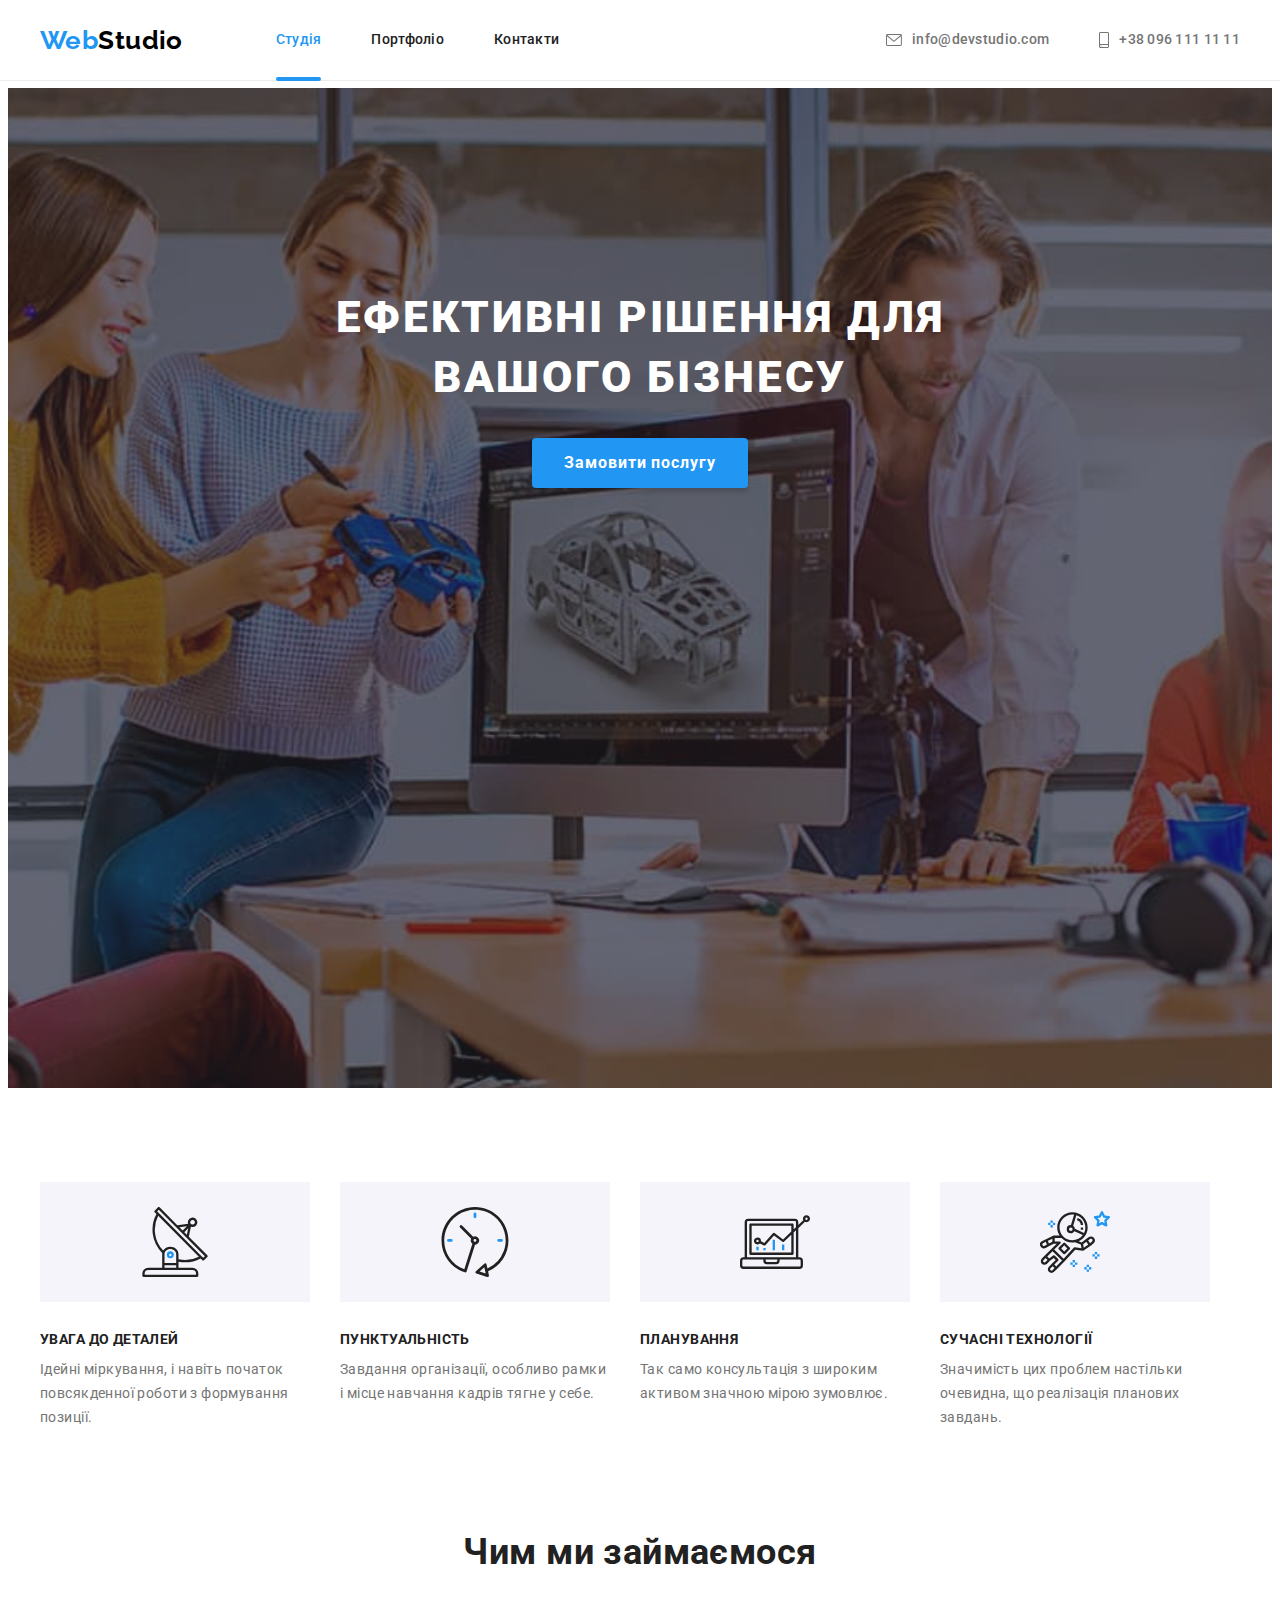
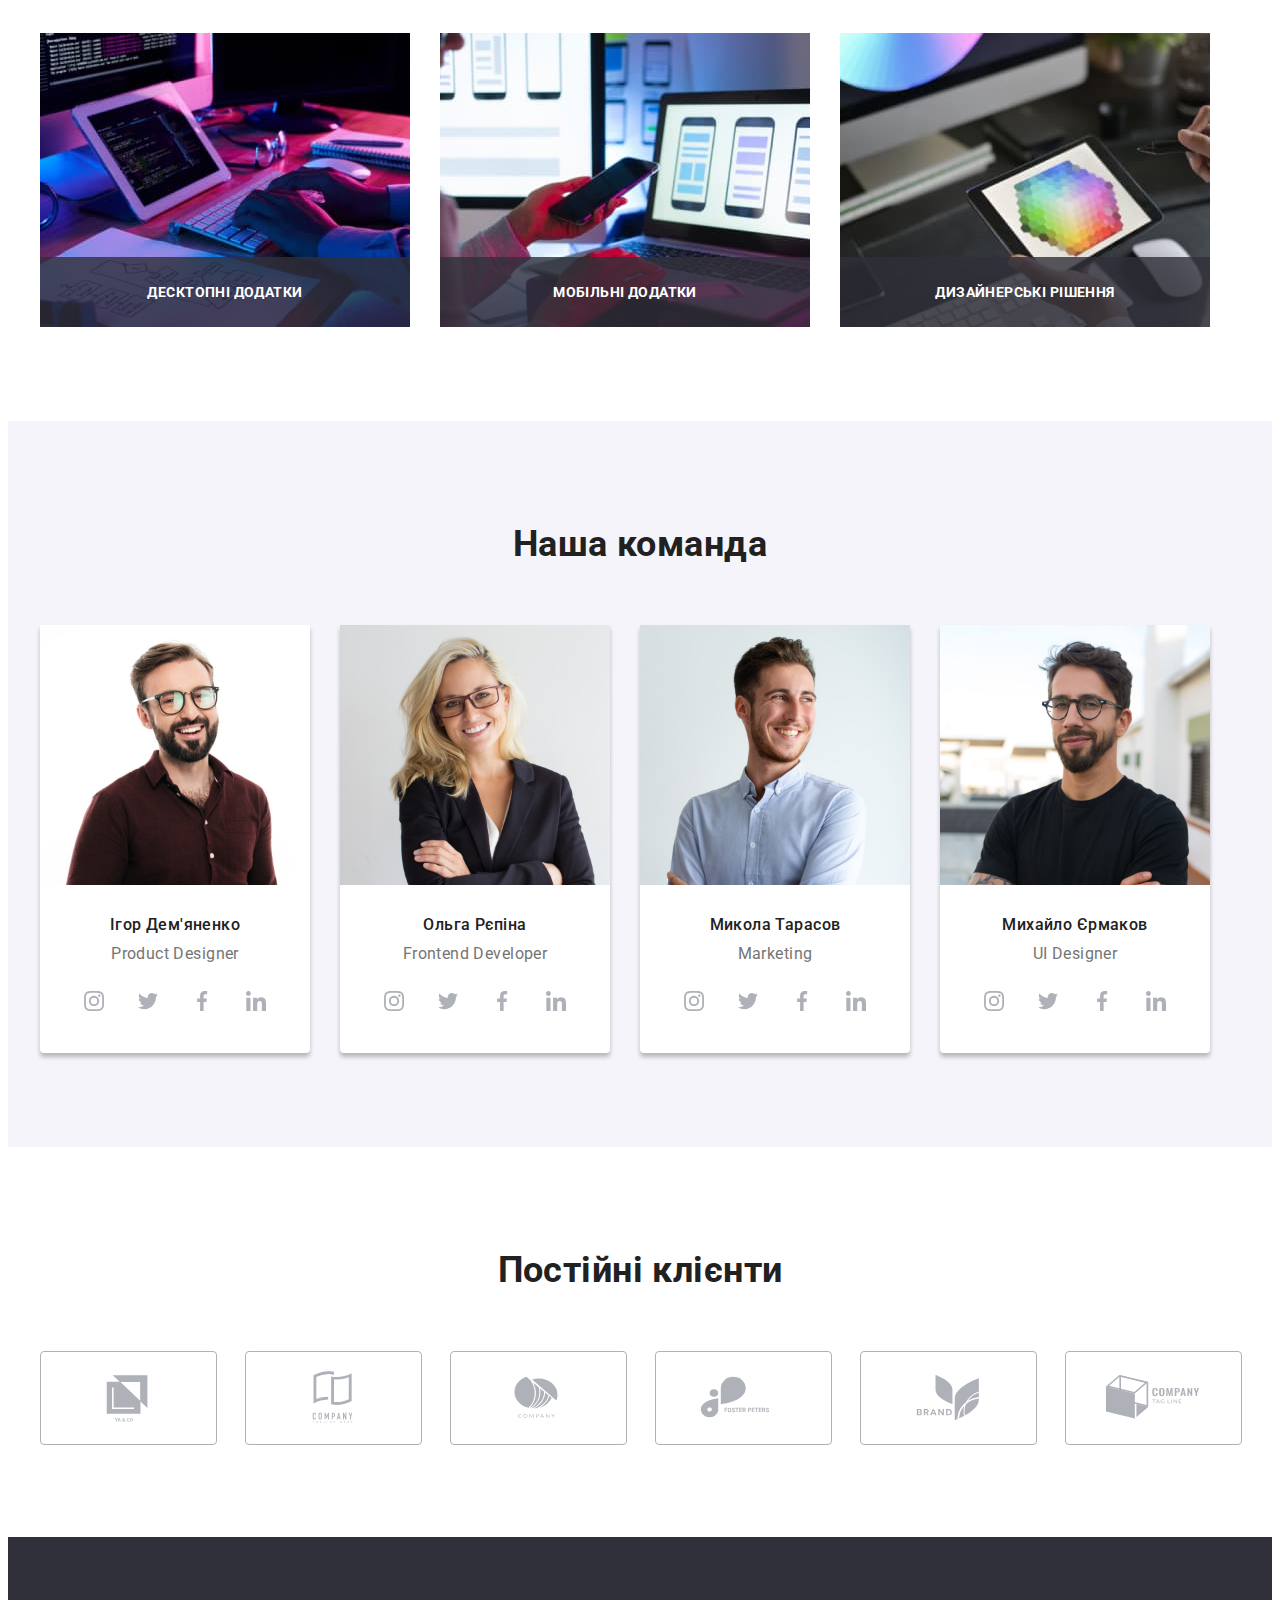
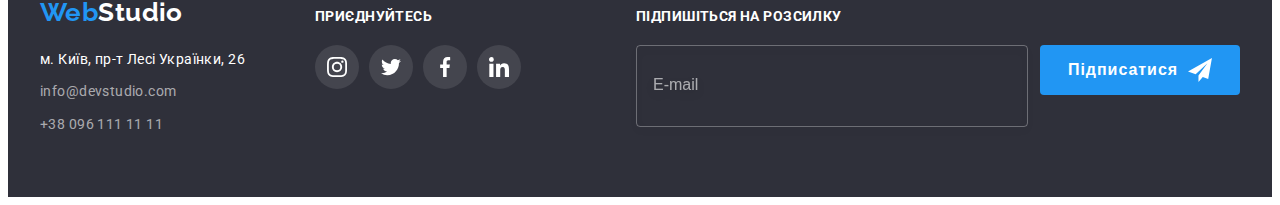
<file: index.html>
<!DOCTYPE html>
<html lang="uk">
  <head>
    <meta charset="UTF-8" />
    <meta http-equiv="X-UA-Compatible" content="IE=edge" />
    <meta name="viewport" content="width=device-width, initial-scale=1.0" />
    <title>WebStudio</title>
    <link
      rel="stylesheet"
      href="https://cdnjs.cloudflare.com/ajax/libs/modern-normalize/1.1.0/modern-normalize.min.css"
      integrity="sha512-wpPYUAdjBVSE4KJnH1VR1HeZfpl1ub8YT/NKx4PuQ5NmX2tKuGu6U/JRp5y+Y8XG2tV+wKQpNHVUX03MfMFn9Q=="
      crossorigin="anonymous"
      referrerpolicy="no-referrer"
    />
    <link rel="preconnect" href="https://fonts.googleapis.com" />
    <link rel="preconnect" href="https://fonts.gstatic.com" crossorigin />
    <link
      href="https://fonts.googleapis.com/css2?family=Raleway:wght@700&family=Roboto:wght@400;500;700;900&display=swap"
      rel="stylesheet"
    />
    <link rel="stylesheet" href="./css/styles.css" />
  </head>
  <body>
    <header class="header">
      <div class="container header-container">
        <nav class="nav-bar">
          <a class="header-logo link" href="./index.html">Web<span class="logo-txt">Studio</span></a>
          <ul class="nav-list list">
            <li class="nav-item"><a class="nav-link link current" href="./index.html">Студія</a></li>
            <li class="nav-item"><a class="nav-link link" href="./portfolio.html">Портфоліо</a></li>
            <li class="nav-item"><a class="nav-link link" href="#">Контакти</a></li>
          </ul>
        </nav>
        <ul class="contacts-list list">
          <li class="contacts-item">
            <a class="contacts-link link" href="mailto:info@devstudio.com">
              <svg class="contacts-mail" width="16" height="12">
                <use href="./images/icons.svg#icon-mail"></use></svg
              >info@devstudio.com</a
            >
          </li>
          <li class="contacts-item">
            <a class="contacts-link link" href="tel:+380961111111">
              <svg class="contacts-phone" width="10" height="16">
                <use href="./images/icons.svg#icon-smartphone"></use></svg
              >+38 096 111 11 11</a
            >
          </li>
        </ul>
      </div>
    </header>
    <main>
      <section class="order">
        <div class="container">
          <h1 class="order-title">Ефективні рішення для вашого бізнесу</h1>
          <button class="btn" data-modal-open type="button">Замовити послугу</button>
        </div>
      </section>
      <section class="intro section">
        <div class="container">
          <h2 class="visually-hidden">For CEO</h2>
          <ul class="intro-list list">
            <li class="intro-item svg-antenna">
              <h3 class="intro-title">Увага до деталей</h3>
              <p class="intro-subtitle">Ідейні міркування, і навіть початок повсякденної роботи з формування позиції.</p>
            </li>
            <li class="intro-item svg-clock">
              <h3 class="intro-title">Пунктуальність</h3>
              <p class="intro-subtitle">Завдання організації, особливо рамки і місце навчання кадрів тягне у себе.</p>
            </li>
            <li class="intro-item svg-diagram">
              <h3 class="intro-title">Планування</h3>
              <p class="intro-subtitle">Так само консультація з широким активом значною мірою зумовлює.</p>
            </li>
            <li class="intro-item svg-astronaut">
              <h3 class="intro-title">Сучасні технології</h3>
              <p class="intro-subtitle">Значимість цих проблем настільки очевидна, що реалізація планових завдань.</p>
            </li>
          </ul>
        </div>
      </section>
      <section class="about section">
        <div class="container">
          <h2 class="about-title">Чим ми займаємося</h2>
          <ul class="about-list list">
            <li class="about-item">
              <img src="./images/work-1.jpg" alt="людина працює за комп'ютером" width="370" />
              <p class="about-description">десктопні додатки</p>
            </li>
            <li class="about-item">
              <img src="./images/work-2.jpg" alt="людина працює за комп'ютером" width="370" />
              <p class="about-description">мобільні додатки</p>
            </li>
            <li class="about-item">
              <img src="./images/work-3.jpg" alt="людина працює на планшеті" width="370" />
              <p class="about-description">дизайнерські рішення</p>
            </li>
          </ul>
        </div>
      </section>
      <section class="team section">
        <div class="container">
          <h2 class="team-title">Наша команда</h2>
          <ul class="team-list list">
            <li class="team-item">
              <img src="./images/team-1.jpg" alt="працівник студії" width="270" />
              <div class="team-container">
                <h3 class="title-team">Ігор Дем'яненко</h3>
                <p class="team-subtitle" lang="en">Product Designer</p>
                <ul class="socials-list">
                  <li class="socials-item">
                    <a class="socials-link link" href="" target="_blank" rel="noopener noreferrer nofollows">
                      <svg class="socials-icon" width="20" height="20">
                        <use href="./images/icons.svg#icon-instagram"></use>
                      </svg>
                    </a>
                  </li>
                  <li class="socials-item">
                    <a class="socials-link link" href="" target="_blank" rel="noopener noreferrer nofollows">
                      <svg class="socials-icon" width="20" height="20">
                        <use href="./images/icons.svg#icon-twitter"></use>
                      </svg>
                    </a>
                  </li>
                  <li class="socials-item">
                    <a class="socials-link link" href="" target="_blank" rel="noopener noreferrer nofollows">
                      <svg class="socials-icon" width="20" height="20">
                        <use href="./images/icons.svg#icon-facebook"></use>
                      </svg>
                    </a>
                  </li>
                  <li class="socials-item">
                    <a class="socials-link link" href="" target="_blank" rel="noopener noreferrer nofollows">
                      <svg class="socials-icon" width="20" height="20">
                        <use href="./images/icons.svg#icon-linkedin"></use>
                      </svg>
                    </a>
                  </li>
                </ul>
              </div>
            </li>
            <li class="team-item">
              <img src="./images/team-2.jpg" alt="працівник студії" width="270" />
              <div class="team-container">
                <h3 class="title-team">Ольга Рєпіна</h3>
                <p class="team-subtitle" lang="en">Frontend Developer</p>
                <ul class="socials-list">
                  <li class="socials-item">
                    <a class="socials-link link" href="" target="_blank" rel="noopener noreferrer nofollows">
                      <svg class="socials-icon" width="20" height="20">
                        <use href="./images/icons.svg#icon-instagram"></use>
                      </svg>
                    </a>
                  </li>
                  <li class="socials-item">
                    <a class="socials-link link" href="" target="_blank" rel="noopener noreferrer nofollows">
                      <svg class="socials-icon" width="20" height="20">
                        <use href="./images/icons.svg#icon-twitter"></use>
                      </svg>
                    </a>
                  </li>
                  <li class="socials-item">
                    <a class="socials-link link" href="" target="_blank" rel="noopener noreferrer nofollows">
                      <svg class="socials-icon" width="20" height="20">
                        <use href="./images/icons.svg#icon-facebook"></use>
                      </svg>
                    </a>
                  </li>
                  <li class="socials-item">
                    <a class="socials-link link" href="" target="_blank" rel="noopener noreferrer nofollows">
                      <svg class="socials-icon" width="20" height="20">
                        <use href="./images/icons.svg#icon-linkedin"></use>
                      </svg>
                    </a>
                  </li>
                </ul>
              </div>
            </li>
            <li class="team-item">
              <img src="./images/team-3.jpg" alt="працівник студії" width="270" />
              <div class="team-container">
                <h3 class="title-team">Микола Тарасов</h3>
                <p class="team-subtitle" lang="en">Marketing</p>
                <ul class="socials-list">
                  <li class="socials-item">
                    <a class="socials-link link" href="" target="_blank" rel="noopener noreferrer nofollows">
                      <svg class="socials-icon" width="20" height="20">
                        <use href="./images/icons.svg#icon-instagram"></use>
                      </svg>
                    </a>
                  </li>
                  <li class="socials-item">
                    <a class="socials-link link" href="" target="_blank" rel="noopener noreferrer nofollows">
                      <svg class="socials-icon" width="20" height="20">
                        <use href="./images/icons.svg#icon-twitter"></use>
                      </svg>
                    </a>
                  </li>
                  <li class="socials-item">
                    <a class="socials-link link" href="" target="_blank" rel="noopener noreferrer nofollows">
                      <svg class="socials-icon" width="20" height="20">
                        <use href="./images/icons.svg#icon-facebook"></use>
                      </svg>
                    </a>
                  </li>
                  <li class="socials-item">
                    <a class="socials-link link" href="" target="_blank" rel="noopener noreferrer nofollows">
                      <svg class="socials-icon" width="20" height="20">
                        <use href="./images/icons.svg#icon-linkedin"></use>
                      </svg>
                    </a>
                  </li>
                </ul>
              </div>
            </li>
            <li class="team-item">
              <img src="./images/team-4.jpg" alt="працівник студії" width="270" />
              <div class="team-container">
                <h3 class="title-team">Михайло Єрмаков</h3>
                <p class="team-subtitle" lang="en">UI Designer</p>
                <ul class="socials-list">
                  <li class="socials-item">
                    <a class="socials-link link" href="" target="_blank" rel="noopener noreferrer nofollows">
                      <svg class="socials-icon" width="20" height="20">
                        <use href="./images/icons.svg#icon-instagram"></use>
                      </svg>
                    </a>
                  </li>
                  <li class="socials-item">
                    <a class="socials-link link" href="" target="_blank" rel="noopener noreferrer nofollows">
                      <svg class="socials-icon" width="20" height="20">
                        <use href="./images/icons.svg#icon-twitter"></use>
                      </svg>
                    </a>
                  </li>
                  <li class="socials-item">
                    <a class="socials-link link" href="" target="_blank" rel="noopener noreferrer nofollows">
                      <svg class="socials-icon" width="20" height="20">
                        <use href="./images/icons.svg#icon-facebook"></use>
                      </svg>
                    </a>
                  </li>
                  <li class="socials-item">
                    <a class="socials-link link" href="" target="_blank" rel="noopener noreferrer nofollows">
                      <svg class="socials-icon" width="20" height="20">
                        <use href="./images/icons.svg#icon-linkedin"></use>
                      </svg>
                    </a>
                  </li>
                </ul>
              </div>
            </li>
          </ul>
        </div>
      </section>
      <section class="clients section">
        <div class="container">
          <h2 class="clients-title">Постійні клієнти</h2>
          <ul class="clients-list">
            <li class="clients-item">
              <a href="" class="clients-link link" target="_blank" rel="noopener noreferrer nofollows">
                <svg class="clients-icon" width="106" height="60">
                  <use href="./images/icons.svg#icon-customer-1"></use>
                </svg>
              </a>
            </li>
            <li class="clients-item">
              <a href="" class="clients-link link" target="_blank" rel="noopener noreferrer nofollows">
                <svg class="clients-icon" width="106" height="60">
                  <use href="./images/icons.svg#icon-customer-2"></use>
                </svg>
              </a>
            </li>
            <li class="clients-item">
              <a href="" class="clients-link link" target="_blank" rel="noopener noreferrer nofollows">
                <svg class="clients-icon" width="106" height="60">
                  <use href="./images/icons.svg#icon-customer-3"></use>
                </svg>
              </a>
            </li>
            <li class="clients-item">
              <a href="" class="clients-link link" target="_blank" rel="noopener noreferrer nofollows">
                <svg class="clients-icon" width="106" height="60">
                  <use href="./images/icons.svg#icon-customer-4"></use>
                </svg>
              </a>
            </li>
            <li class="clients-item">
              <a href="" class="clients-link link" target="_blank" rel="noopener noreferrer nofollows">
                <svg class="clients-icon" width="106" height="60">
                  <use href="./images/icons.svg#icon-customer-5"></use>
                </svg>
              </a>
            </li>
            <li class="clients-item">
              <a href="" class="clients-link link" target="_blank" rel="noopener noreferrer nofollows">
                <svg class="clients-icon" width="106" height="60">
                  <use href="./images/icons.svg#icon-customer-6"></use>
                </svg>
              </a>
            </li>
          </ul>
        </div>
      </section>
    </main>
    <footer class="footer">
      <div class="container wrapper">
        <div class="container-adress">
          <a class="footer-logo link" href="./index.html">Web<span class="text">Studio</span></a>
          <address class="adress">
            <ul class="adress-list list">
              <li class="item">
                <a
                  class="adress-link link"
                  href="https://goo.gl/maps/RUhM5rVb1HWtPnERA"
                  target="_blank"
                  rel="noopener noreferrer nofollow"
                >
                  м. Київ, пр-т Лесі Українки, 26</a
                >
              </li>
              <li class="adress-item item">
                <a class="adress-link link" href="mailto:info@devstudio.com">info@devstudio.com</a>
              </li>
              <li class="adress-item item"><a class="adress-link link" href="tel:+380961111111">+38 096 111 11 11</a></li>
            </ul>
          </address>
        </div>
        <div class="container-socials">
          <h2 class="title-socials">приєднуйтесь</h2>
          <ul class="socials-list">
            <li class="socials-item">
              <a href="" class="socials-link bottom link" target="_blank" rel="noopener noreferrer nofollow">
                <svg class="icon-socials" width="20" height="20">
                  <use href="./images/icons.svg#icon-instagram"></use>
                </svg>
              </a>
            </li>
            <li class="socials-item">
              <a href="" class="socials-link bottom link" target="_blank" rel="noopener noreferrer nofollow">
                <svg class="icon-socials" width="20" height="20">
                  <use href="./images/icons.svg#icon-twitter"></use>
                </svg>
              </a>
            </li>
            <li class="socials-item">
              <a href="" class="socials-link bottom link" target="_blank" rel="noopener noreferrer nofollow">
                <svg class="icon-socials" width="20" height="20">
                  <use href="./images/icons.svg#icon-facebook"></use>
                </svg>
              </a>
            </li>
            <li class="socials-item">
              <a href="" class="socials-link bottom link" target="_blank" rel="noopener noreferrer nofollow">
                <svg class="icon-socials" width="20" height="20">
                  <use href="./images/icons.svg#icon-linkedin"></use>
                </svg>
              </a>
            </li>
          </ul>
        </div>
        <form class="footer-form" name="mailing">
          <p class="footer-form-txt">Підпишіться на розсилку</p>
          <div class="footer-form-field">
            <label class="footer-form-label">
              <input type="email" name="user-mail" class="footer-form-input" placeholder="E-mail" required />
            </label>
            <button class="footer-form-btn form-btn" type="submit">
              Підписатися
              <svg class="footer-form-icon" width="24" height="24">
                <use href="./images/icons.svg#icon-send"></use>
              </svg>
            </button>
          </div>
        </form>
      </div>
    </footer>
    <div class="backdrop is-hidden" data-modal>
      <div class="modal">
        <button class="btn-modal-close" data-modal-close type="button">
          <svg class="icon-modal-close" width="18" height="18">
            <use href="./images/icons.svg#icon-modal-close"></use>
          </svg>
        </button>
        <form class="modal-form" name="registration-form">
          <p class="modal-txt">Залиште свої дані, ми вам передзвонимо</p>
          <label class="modal-form-label">
            <span>Ім'я</span>
            <svg class="modal-form-icon" width="18" height="18">
              <use href="./images/icons.svg#icon-person"></use>
            </svg>
            <input class="modal-form-input modal-input" type="text" name="user-name" required />
          </label>
          <label class="modal-form-label">
            <span>Телефон</span>
            <svg class="modal-form-icon" width="18" height="18">
              <use href="./images/icons.svg#icon-phone"></use>
            </svg>
            <input class="modal-form-input modal-input" type="tel" name="user-tel" required />
          </label>
          <label class="modal-form-label">
            <span>Пошта</span>
            <svg class="modal-form-icon" width="18" height="18">
              <use href="./images/icons.svg#icon-email"></use>
            </svg>
            <input class="modal-form-input modal-input" type="email" name="user-name" required />
          </label>
          <label class="modal-form-label">
            <span>Коментар</span>
            <textarea class="modal-form-comment modal-input" name="comment" placeholder="Введіть текст"></textarea>
          </label>
          <div class="modal-form-field">
            <input type="checkbox" name="accept" class="modal-form-check visually-hidden" id="privacy" />
            <label class="modal-check-txt" for="privacy">
              <span class="modal-new-check">
                <svg class="modal-icon-check" width="16" height="15">
                  <use href="./images/icons.svg#icon-check"></use>
                </svg>
              </span>
              <span class="modal-txt-privacy">
                Погоджуюся з розсилкою та приймаю
                <a class="modal-link-privacy" href="#">Умови договору</a>
              </span>
            </label>
          </div>
          <button class="modal-form-btn form-btn" type="submit">Відправити</button>
        </form>
      </div>
    </div>
    <script src="./js/modal.js"></script>
  </body>
</html>
</file>
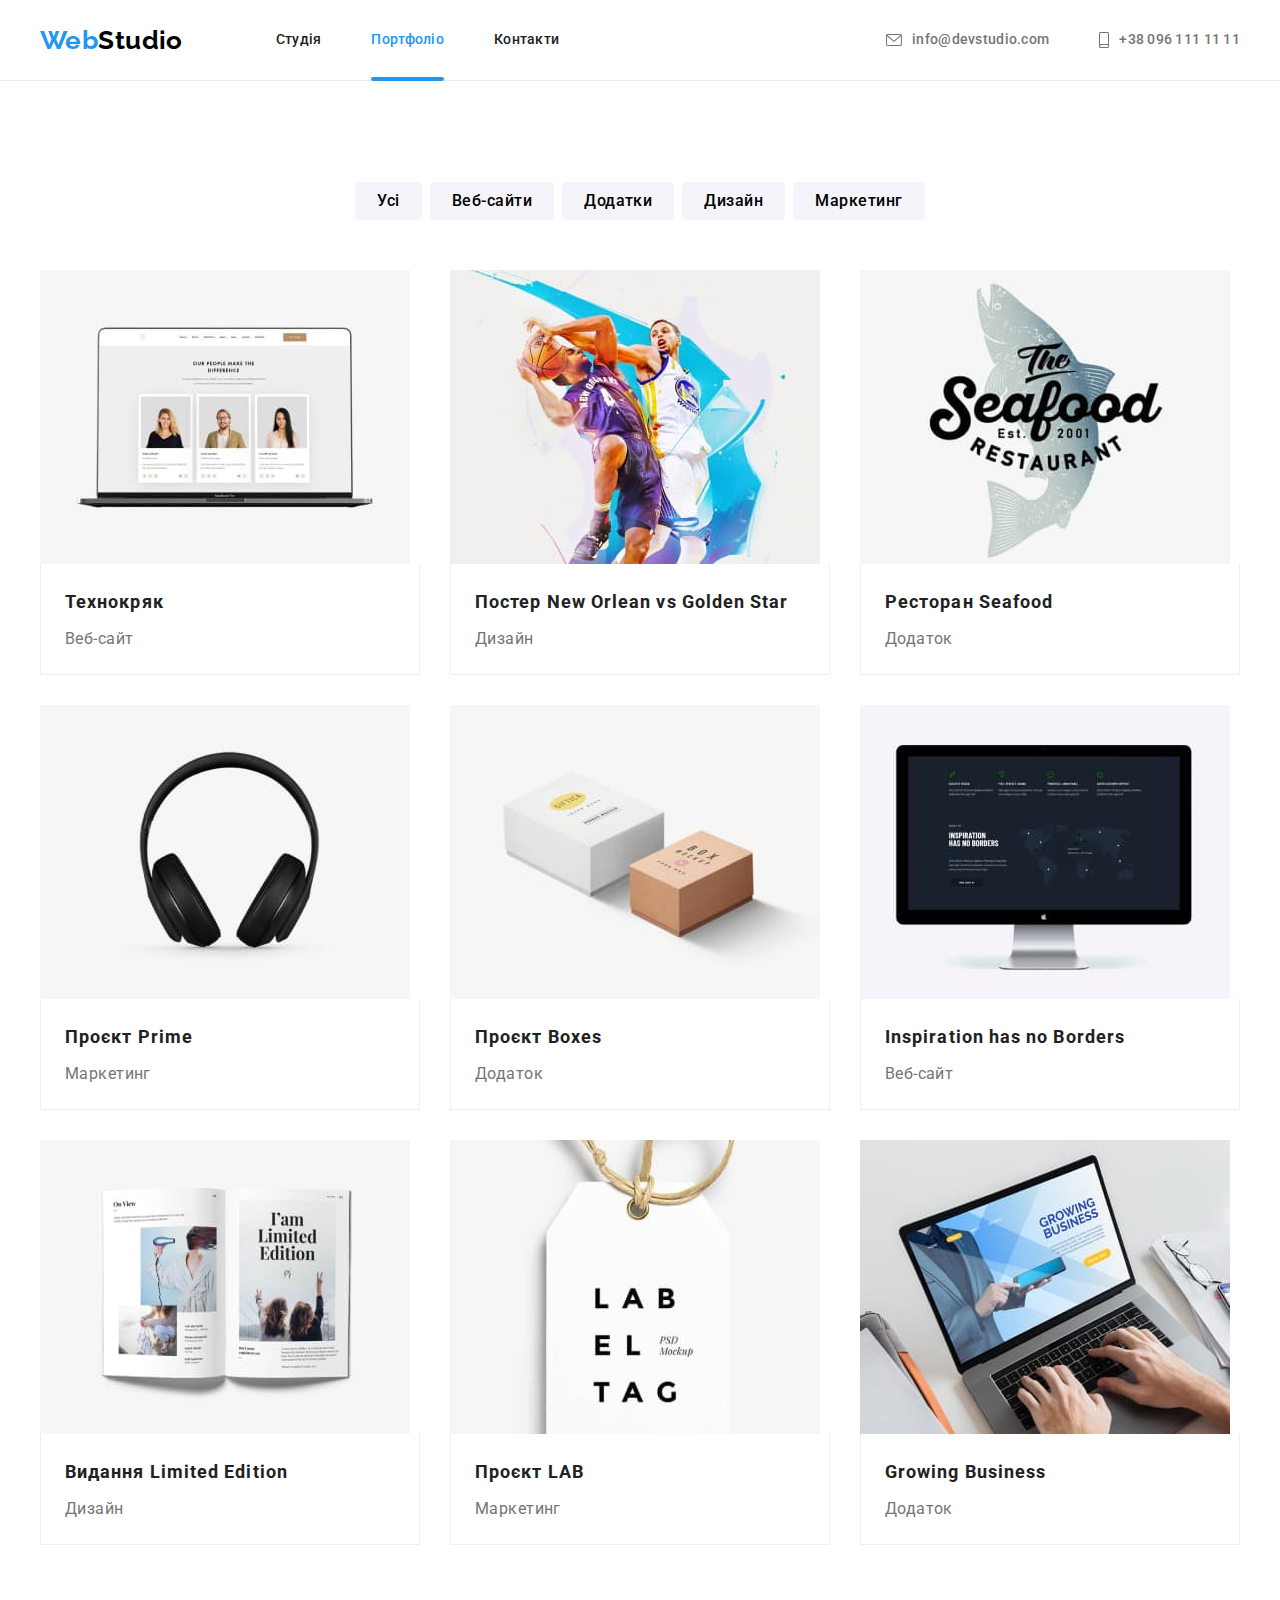
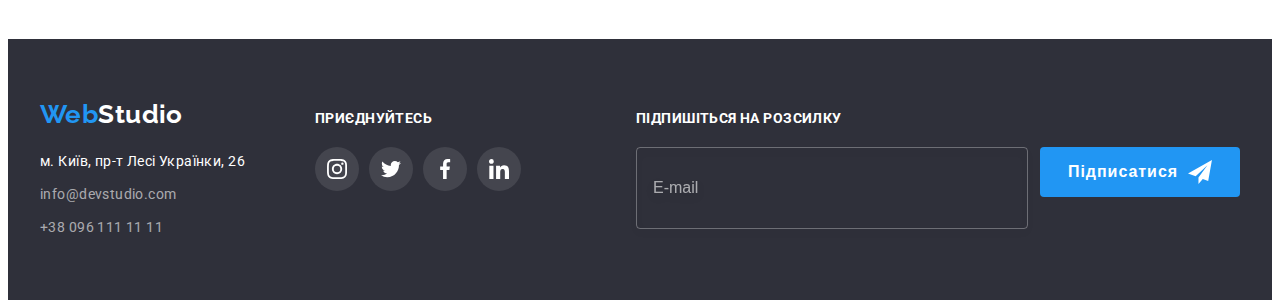
<file: portfolio.html>
<!DOCTYPE html>
<html lang="uk">
  <head>
    <meta charset="UTF-8" />
    <meta http-equiv="X-UA-Compatible" content="IE=edge" />
    <meta name="viewport" content="width=device-width, initial-scale=1.0" />
    <title>WebStudio</title>
    <link
      rel="stylesheet"
      href="https://cdnjs.cloudflare.com/ajax/libs/modern-normalize/1.1.0/modern-normalize.min.css"
      integrity="sha512-wpPYUAdjBVSE4KJnH1VR1HeZfpl1ub8YT/NKx4PuQ5NmX2tKuGu6U/JRp5y+Y8XG2tV+wKQpNHVUX03MfMFn9Q=="
      crossorigin="anonymous"
      referrerpolicy="no-referrer"
    />
    <link rel="preconnect" href="https://fonts.googleapis.com" />
    <link rel="preconnect" href="https://fonts.gstatic.com" crossorigin />
    <link
      href="https://fonts.googleapis.com/css2?family=Raleway:wght@700&family=Roboto:wght@400;500;700;900&display=swap"
      rel="stylesheet"
    />
    <link rel="stylesheet" href="./css/styles.css" />
  </head>
  <body>
    <header class="header">
      <div class="container header-container">
        <nav class="nav-bar">
          <a class="header-logo link" href="./index.html">Web<span class="logo-txt">Studio</span></a>
          <ul class="nav-list list">
            <li class="nav-item"><a class="nav-link link" href="./index.html">Студія</a></li>
            <li class="nav-item"><a class="nav-link link current" href="./portfolio.html">Портфоліо</a></li>
            <li class="nav-item"><a class="nav-link link" href="#">Контакти</a></li>
          </ul>
        </nav>
        <ul class="contacts-list list">
          <li class="contacts-item">
            <a class="contacts-link link" href="mailto:info@devstudio.com">
              <svg class="contacts-mail" width="16" height="12">
                <use href="./images/icons.svg#icon-mail"></use></svg
              >info@devstudio.com</a
            >
          </li>
          <li class="contacts-item">
            <a class="contacts-link link" href="tel:+380961111111">
              <svg class="contacts-phone" width="10" height="16">
                <use href="./images/icons.svg#icon-smartphone"></use></svg
              >+38 096 111 11 11</a
            >
          </li>
        </ul>
      </div>
    </header>
    <main>
      <section class="portfolio">
        <div class="container">
          <h1 class="visually-hidden">Our portfolio</h1>
          <ul class="filters-list list">
            <li class="filters-item"><button class="button" type="button">Усі</button></li>
            <li class="filters-item"><button class="button" type="button">Веб-сайти</button></li>
            <li class="filters-item"><button class="button" type="button">Додатки</button></li>
            <li class="filters-item"><button class="button" type="button">Дизайн</button></li>
            <li class="filters-item"><button class="button" type="button">Маркетинг</button></li>
          </ul>
          <ul class="products-list list">
            <li class="products-item">
              <a href="" class="products-link link">
                <div class="products-wrap">
                  <img src="./images/portfolio-1.jpg" alt="дизайн вебсайту" width="370" />
                  <p class="products-text">
                    Ресурс пропонує комплексні пропозиції з різним рівнем функціоналу та сервісів. Все це дозволить відвідувачу
                    отримати вичерпні відомості про компанію чи приватну особу.
                  </p>
                </div>
                <div class="products-container">
                  <h2 class="title">Технокряк</h2>
                  <p class="subtitle">Веб-сайт</p>
                </div>
              </a>
            </li>
            <li class="products-item">
              <a href="" class="products-link link">
                <div class="products-wrap">
                  <img src="./images/portfolio-2.jpg" alt="постер з баскетбольними ігроками" width="370" />
                  <p class="products-text">
                    Ресурс пропонує комплексні пропозиції з різним рівнем функціоналу та сервісів. Все це дозволить відвідувачу
                    отримати вичерпні відомості про компанію чи приватну особу.
                  </p>
                </div>
                <div class="products-container">
                  <h2 class="title">Постер New Orlean vs Golden Star</h2>
                  <p class="subtitle">Дизайн</p>
                </div>
              </a>
            </li>
            <li class="products-item">
              <a href="" class="products-link link">
                <div class="products-wrap">
                  <img src="./images/portfolio-3.jpg" alt="логотип ресторану" width="370" />
                  <p class="products-text">
                    Ресурс пропонує комплексні пропозиції з різним рівнем функціоналу та сервісів. Все це дозволить відвідувачу
                    отримати вичерпні відомості про компанію чи приватну особу.
                  </p>
                </div>
                <div class="products-container">
                  <h2 class="title">Ресторан Seafood</h2>
                  <p class="subtitle">Додаток</p>
                </div>
              </a>
            </li>
            <li class="products-item">
              <a href="" class="products-link link">
                <div class="products-wrap">
                  <img src="./images/portfolio-4.jpg" alt="навушники" width="370" />
                  <p class="products-text">
                    Ресурс пропонує комплексні пропозиції з різним рівнем функціоналу та сервісів. Все це дозволить відвідувачу
                    отримати вичерпні відомості про компанію чи приватну особу.
                  </p>
                </div>
                <div class="products-container">
                  <h2 class="title">Проєкт Prime</h2>
                  <p class="subtitle">Маркетинг</p>
                </div>
              </a>
            </li>
            <li class="products-item">
              <a href="" class="products-link link">
                <div class="products-wrap">
                  <img src="./images/portfolio-5.jpg" alt="картонні коробочки" width="370" />
                  <p class="products-text">
                    Ресурс пропонує комплексні пропозиції з різним рівнем функціоналу та сервісів. Все це дозволить відвідувачу
                    отримати вичерпні відомості про компанію чи приватну особу.
                  </p>
                </div>
                <div class="products-container">
                  <h2 class="title">Проєкт Boxes</h2>
                  <p class="subtitle">Додаток</p>
                </div>
              </a>
            </li>
            <li class="products-item">
              <a href="" class="products-link link">
                <div class="products-wrap">
                  <img src="./images/portfolio-6.jpg" alt="монітор" width="370" />
                  <p class="products-text">
                    Ресурс пропонує комплексні пропозиції з різним рівнем функціоналу та сервісів. Все це дозволить відвідувачу
                    отримати вичерпні відомості про компанію чи приватну особу.
                  </p>
                </div>
                <div class="products-container">
                  <h2 class="title">Inspiration has no Borders</h2>
                  <p class="subtitle">Веб-сайт</p>
                </div>
              </a>
            </li>
            <li class="products-item">
              <a href="" class="products-link link">
                <div class="products-wrap">
                  <img src="./images/portfolio-7.jpg" alt="розкритий журнал" width="370" />
                  <p class="products-text">
                    Ресурс пропонує комплексні пропозиції з різним рівнем функціоналу та сервісів. Все це дозволить відвідувачу
                    отримати вичерпні відомості про компанію чи приватну особу.
                  </p>
                </div>
                <div class="products-container">
                  <h2 class="title">Видання Limited Edition</h2>
                  <p class="subtitle">Дизайн</p>
                </div>
              </a>
            </li>
            <li class="products-item">
              <a href="" class="products-link link">
                <div class="products-wrap">
                  <img src="./images/portfolio-8.jpg" alt="ярлик з підписом" width="370" />
                  <p class="products-text">
                    Ресурс пропонує комплексні пропозиції з різним рівнем функціоналу та сервісів. Все це дозволить відвідувачу
                    отримати вичерпні відомості про компанію чи приватну особу.
                  </p>
                </div>
                <div class="products-container">
                  <h2 class="title">Проєкт LAB</h2>
                  <p class="subtitle">Маркетинг</p>
                </div>
              </a>
            </li>
            <li class="products-item">
              <a href="" class="products-link link">
                <div class="products-wrap">
                  <img src="./images/portfolio-9.jpg" alt="робота за ноутбуком" width="370" />
                  <p class="products-text">
                    Ресурс пропонує комплексні пропозиції з різним рівнем функціоналу та сервісів. Все це дозволить відвідувачу
                    отримати вичерпні відомості про компанію чи приватну особу.
                  </p>
                </div>
                <div class="products-container">
                  <h2 class="title">Growing Business</h2>
                  <p class="subtitle">Додаток</p>
                </div>
              </a>
            </li>
          </ul>
        </div>
      </section>
    </main>
    <footer class="footer">
      <div class="container wrapper">
        <div class="container-adress">
          <a class="footer-logo link" href="./index.html">Web<span class="text">Studio</span></a>
          <address class="adress">
            <ul class="adress-list list">
              <li class="item">
                <a
                  class="adress-link link"
                  href="https://goo.gl/maps/RUhM5rVb1HWtPnERA"
                  target="_blank"
                  rel="noopener noreferrer nofollow"
                >
                  м. Київ, пр-т Лесі Українки, 26</a
                >
              </li>
              <li class="adress-item item">
                <a class="adress-link link" href="mailto:info@devstudio.com">info@devstudio.com</a>
              </li>
              <li class="adress-item item"><a class="adress-link link" href="tel:+380961111111">+38 096 111 11 11</a></li>
            </ul>
          </address>
        </div>
        <div class="container-socials">
          <h2 class="title-socials">приєднуйтесь</h2>
          <ul class="socials-list">
            <li class="socials-item">
              <a href="" class="socials-link bottom link" target="_blank" rel="noopener noreferrer nofollow">
                <svg class="icon-socials" width="20" height="20">
                  <use href="./images/icons.svg#icon-instagram"></use>
                </svg>
              </a>
            </li>
            <li class="socials-item">
              <a href="" class="socials-link bottom link" target="_blank" rel="noopener noreferrer nofollow">
                <svg class="icon-socials" width="20" height="20">
                  <use href="./images/icons.svg#icon-twitter"></use>
                </svg>
              </a>
            </li>
            <li class="socials-item">
              <a href="" class="socials-link bottom link" target="_blank" rel="noopener noreferrer nofollow">
                <svg class="icon-socials" width="20" height="20">
                  <use href="./images/icons.svg#icon-facebook"></use>
                </svg>
              </a>
            </li>
            <li class="socials-item">
              <a href="" class="socials-link bottom link" target="_blank" rel="noopener noreferrer nofollow">
                <svg class="icon-socials" width="20" height="20">
                  <use href="./images/icons.svg#icon-linkedin"></use>
                </svg>
              </a>
            </li>
          </ul>
        </div>
        <form class="footer-form" name="mailing">
          <p class="footer-form-txt">Підпишіться на розсилку</p>
          <div class="footer-form-field">
            <label class="footer-form-label">
              <input type="email" name="user-mail" class="footer-form-input" placeholder="E-mail" required />
            </label>
            <button class="footer-form-btn form-btn" type="submit">
              Підписатися
              <svg class="footer-form-icon" width="24" height="24">
                <use href="./images/icons.svg#icon-send"></use>
              </svg>
            </button>
          </div>
        </form>
      </div>
    </footer>
  </body>
</html>
</file>
<file: css/styles.css>
p,
h1,
h2,
h3,
h4,
h5,
h6 {
    margin: 0;
}

ul,
ol {
    margin: 0;
    padding-left: 0;
    list-style: none;
}

button {
    display: block;
    cursor: pointer;
    border: none;
    border-radius: 4px;
}

address {
    font-style: normal;
}

img {
    display: block;
    max-width: 100%;
    height: auto;
}

.link {
    text-decoration: none;
}

:root {
    --primary-txt-color: #212121;
    --secondary-txt-color: #757575;
    --white-color: #ffffff;
    --white-opacity-color: rgba(255, 255, 255, 0.6);
    --black-color: #000000;
    --blue-color: #2196f3;
    --black-bg-color: #2F303A;
    --light-bg-color: #F5F4FA;
    --btn-color-accent: #188ce8;
    --svg-border-color: #AFB1B8;
    --timing-function: cubic-bezier(0.4, 0, 0.2, 1);
    --overlay: rgba(0, 0, 0, 0.2);
}

.visually-hidden
 {
    position: absolute;
    width: 1px;
    height: 1px;
    margin: -1px;
    padding: 0;
    border: 0;
    clip: rect(0 0 0 0);
    overflow: hidden;
}

body {
    font-family: 'Roboto', sans-serif;
    font-size: 14px;
    letter-spacing: 0.03em;
    color: var(--primary-txt-color);
    background-color: var(--white-color);
    padding-top: 80px;
}

.section {
    padding-top: 94px;
    padding-bottom: 94px;
}

.container {
    width: 1200px;
    padding-right: 15px;
    padding-left: 15px;
    margin-left: auto;
    margin-right: auto;
}

/* ------------------------------------- Studio---header */

.header {
    position: fixed;
    top: 0;
    left: 0;
    min-height: 80px;
    width: 100%;
    border-bottom: 1px solid #ECECEC;
    background-color: var(--white-color);
    z-index: 5;
}

.header-container {
    display: flex;
}

.nav-bar,
.nav-list {
    display: flex;
    align-items: center;
}

.contacts-list {
    display: flex;
    align-items: center;
    margin-left: auto;
}

.header-logo {
    margin-right: 93px;
    font-family: 'Raleway';
    font-weight: 700;
    font-size: 26px;
    line-height: 1.19;
    color: var(--blue-color);
}

.logo-txt {
    color: var(--black-color);
}

.nav-item:not(:last-child) {
    margin-right: 50px;
}

.nav-link {
    display: block;
    padding: 32px 0 32px 0;
    font-weight: 500;
    line-height: 1.14;
    letter-spacing: 0.02em;
    color: var(--primary-txt-color);

    transition: color 250ms var(--timing-function);
}

.nav-link:hover,
.nav-link:focus,
.contacts-link:hover,
.contacts-link:focus {
    color: var(--blue-color);
}

.contacts-link {
    display: flex;
    align-items: center;
    gap: 10px;
    padding: 32px 0 32px 0;
    font-weight: 500;
    line-height: 1.14;
    letter-spacing: 0.02em;
    color: var(--secondary-txt-color);

    transition: color 250ms var(--timing-function);
}

.contacts-mail,
.contacts-phone {
    fill: currentColor;
}

.contacts-item:not(:last-child) {
    margin-right: 50px;
}

.current {
    color: var(--blue-color);
    position: relative;
}

.current::after {
    content: '';
    display: inline-block;
    position: absolute;
    bottom: -1px;
    right: 0;
    width: 100%;
    height: 4px;
    background-color: var(--blue-color);
    border-radius: 2px;
}

/* order section -------------------------------------------------------------*/

.order {
    margin: 0 auto;
    padding: 200px 0 200px;
    background-color: #C4C4C4;
    max-width: 1600px;
    min-height: 600px;
    background-image: linear-gradient(rgba(47, 48, 58, 0.4),
                    rgba(47, 48, 58, 0.4)),
                url(../images/background-hero.jpg);
    background-size: cover;
    background-position: center;
}

.order-title {
    width: 696px;
    margin-left: auto;
    margin-right: auto;
    margin-bottom: 30px;

    font-weight: 900;
    font-size: 44px;
    line-height: 1.36;
    text-align: center;
    letter-spacing: 0.06em;
    text-transform: uppercase;
    color: var(--white-color);
}

.btn {
    padding: 10px 32px;
    margin: 0 auto;

    font-family: 'Roboto';
    font-style: normal;
    font-weight: 700;
    font-size: 16px;
    line-height: 1.87;
    text-align: center;
    letter-spacing: 0.06em;
    color: var(--white-color);
    background-color: var(--blue-color);
    border-color: transparent;
    box-shadow: 0px 4px 4px rgba(0, 0, 0, 0.15);

    transition: background-color 250ms var(--timing-function);
}

.btn:hover,
.btn:focus {
    background-color: var(--btn-color-accent);
}

/* intro section------------------------------------------------------- */

.intro-list {
    display: flex;
}

.intro-title {
    margin-bottom: 10px;

    font-size: inherit;
    font-weight: 700;
    line-height: 1.14;
    text-transform: uppercase;
}

.intro-item {
    max-width: 270px;
}

.svg-antenna::before {
    content: " ";
    display: block;
    width: 270px;
    height: 120px;
    margin-bottom: 30px;
    background-color: var(--light-bg-color);
    background-image: url(../images/antenna.svg);
    background-repeat: no-repeat;
    background-size: 70px 70px;
    background-position: center;
}

.svg-clock::before {
    content: " ";
    display: block;
    width: 270px;
    height: 120px;
    margin-bottom: 30px;
    background-color: var(--light-bg-color);
    background-image: url(../images/clock.svg);
    background-repeat: no-repeat;
    background-size: 70px 70px;
    background-position: center;
}

.svg-diagram::before {
    content: " ";
    display: block;
    width: 270px;
    height: 120px;
    margin-bottom: 30px;
    background-color: var(--light-bg-color);
    background-image: url(../images/diagram.svg);
    background-repeat: no-repeat;
    background-size: 70px 70px;
    background-position: center;
}

.svg-astronaut::before {
    content: " ";
    display: block;
    width: 270px;
    height: 120px;
    margin-bottom: 30px;
    background-color: var(--light-bg-color);
    background-image: url(../images/astronaut.svg);
    background-repeat: no-repeat;
    background-size: 70px 70px;
    background-position: center;   
}
.intro-item:not(:last-child) {
    margin-right: 30px;
}

.intro-subtitle {
    line-height: 1.7;
    color: var(--secondary-txt-color);
}
/* about section----------------------------------------------------------- */

.about.section {
    padding-top: 0;
}

.about-title {
    margin-bottom: 50px;
    font-size: 36px;
    line-height: 1.66;
    text-align: center;
}

.about-list {
    display: flex;
}

.about-item:not(:last-child) {
    margin-right: 30px;
}

.about-item {
    position: relative;
}

.about-description {
    position: absolute;
    bottom: 0;
    right: 0;
    display: flex;
    justify-content: center;
    align-items: center;
    width: 100%;
    height: 70px;
    font-weight: 700;
    line-height: 1.172;
    text-transform: uppercase;
    color: var(--white-color);
    background-color: rgba(47, 48, 58, 0.8);
}
/* team section----------------------------------------------------------- */

.team-title {
    margin-bottom: 50px;
    font-size: 36px;
    line-height: 1.66;
    text-align: center;
}

.team-list {
    display: flex;
}

.team {
    background-color: var(--light-bg-color);
}

.team-item {
    background-color: var(--white-color);
    border-radius: 0px 0px 4px 4px;
    box-shadow: 0 4px 4px rgba(0, 0, 0, 0.25);
}

.team-item:not(:last-child) {
    margin-right: 30px;
}

.team-container {
    padding-top: 30px;
    padding-bottom: 30px;
}

.title-team {
    margin-bottom: 10px;
    font-weight: 500;
    font-size: 16px;
    line-height: 1.19;
    text-align: center;
}

.team-subtitle {
    font-size: 16px;
    line-height: 1.19;
    text-align: center;
    color: var(--secondary-txt-color);
    margin-bottom: 16px;
}

.socials-list {
    display: flex;
    justify-content: center;
    gap: 10px;
}

.socials-item {
    width: 44px;
    height: 44px;
}

.socials-link {
    display: flex;
    justify-content: center;
    align-items: center;
    width: 100%;
    height: 100%;
    border-radius: 50%;
    color: var(--svg-border-color);

    transition: background-color 250ms var(--timing-function), color 250ms var(--timing-function);
}

.socials-icon {
    fill: currentColor;
}

.socials-link:hover,
.socials-link:focus {
    background-color: var(--blue-color);
    color: var(--white-color);
}


/* clients section----------------------------------------------------------- */

.clients-title {
    margin-bottom: 50px;
    font-size: 36px;
    line-height: 1.66;
    text-align: center;
}

.clients-list {
    display: flex;
    gap: 30px;
}

.clients-item {
    width: calc((100% - 150px) / 6);
    height: 92px;
}

.clients-link {
    display: flex;
    justify-content: center;
    align-items: center;
    width: 100%;
    height: 100%;
    border: 1px solid var(--svg-border-color);
    border-radius: 4px;
    color: var(--svg-border-color);

    transition: border-color 250ms var(--timing-function), color 250ms var(--timing-function);
}

.clients-link:hover,
.clients-link:focus {
    border-color: var(--blue-color);
    color: var(--blue-color);
}

.clients-icon {
    fill: currentColor;
}



/* ---------------------------------------------------------footer */

.footer {
    padding-top: 60px;
    padding-bottom: 60px;
    background-color: var(--black-bg-color);
}

.footer-logo {
    display: block;
    margin-bottom: 20px;

    font-family: 'Raleway';
    font-weight: 700;
    font-size: 26px;
    line-height: 1.19;
    color: var(--blue-color);
}

.text {
    color: var(--white-color);
}

.adress-link {
    line-height: 1.7;
    color: var(--white-color);

    transition: color 250ms var(--timing-function);
}

.adress-list .item:not(:last-child){
    margin-bottom: 9px;
}

.adress-item .adress-link {
    color: var(--white-opacity-color);
}

.adress-link:hover,
.adress-link:focus {
    color: var(--blue-color);
}

.footer > .wrapper {
    display: flex;
    align-items: baseline;
}

.container-adress {
    margin-right: 70px;
}

.container-socials {
    margin-right: auto;
}

.title-socials {
    margin-bottom: 20px;
    font-size: 14px;
    line-height: 1.14;
    text-transform: uppercase;
    color: var(--white-color);
}

.socials-link.bottom {
    background-color: rgba(255, 255, 255, 0.1);
}

.socials-link.bottom:hover,
.socials-link.bottom:focus {
    background-color: #2196F3;
}

.icon-socials {
    fill: var(--white-color);
}



/* -------------------------------------------------------portfolio */

.filters-list {
    display: flex;
    justify-content: center;
    margin-bottom: 50px;
}

.filters-item + .filters-item {
    margin-left: 8px;
}

.button {
    padding: 6px 22px;
    font-family: 'Roboto';
    font-weight: 500;
    font-size: 16px;
    line-height: 1.625;
    text-align: center;
    letter-spacing: 0.03em;
    background-color: var(--light-bg-color);
    border: none;
    border-color: transparent;
    border-radius: 4px;

    transition: color 250ms var(--timing-function), background-color 250ms var(--timing-function), box-shadow 250ms var(--timing-function);
}

.button:hover,
.button:focus {
    color: var(--white-color);
    background-color: var(--blue-color);
    box-shadow: 0px 3px 1px rgba(0, 0, 0, 0.1),
        0px 1px 2px rgba(0, 0, 0, 0.08),
        0px 2px 2px rgba(0, 0, 0, 0.12);
}

.products-item {
    background-color: var(--white-color);
}

.products-link .title {
    font-size: 18px;
    line-height: 2;
    letter-spacing: 0.06em;
    color: var(--primary-txt-color);
}

.products-link .subtitle {
    font-size: 16px;
    line-height: 1.88;
    color: var(--secondary-txt-color);
}

.portfolio {
    padding-top: 94px;
    padding-bottom: 94px;
}

.products-list {
    display: flex;
    flex-wrap: wrap;
    gap: 30px;
}

.products-item {
    flex-basis: calc((100% - 60px) / 3);
}

.products-container {
    padding: 20px 24px;
    border: 1px solid #EEEEEE;
    border-top: none;
}

.products-container .title {
    margin-bottom: 4px;
}

.products-link {
    display: block;

    transition: box-shadow 250ms var(--timing-function);
}

.products-link:hover,
.products-link:focus {
    box-shadow: 0px 1px 1px rgba(0, 0, 0, 0.12),
        0px 4px 4px rgba(0, 0, 0, 0.06),
        1px 4px 6px rgba(0, 0, 0, 0.16);;
}

.products-wrap {
    position: relative;
    overflow: hidden;
}

.products-text {
    position: absolute;
    top: 0;
    left: 0;
    width: 100%;
    height: 100%;
    transform: translateY(100%);
    transition: transform 250ms var(--timing-function);

    font-size: 18px;
    line-height: 1.55;
    color: var(--white-color);
    background-color: rgba(33, 150, 243, 0.9);

    padding: 63px 24px;
}

.products-link:hover .products-text,
.products-link:focus .products-text {
    transform: translateY(0);
}

.footer-form-txt {
    font-weight: 700;
    line-height: 1.14;
    text-transform: uppercase;
    color: var(--white-color);
    margin-bottom: 20px;
}

.footer-form-field {
    display: flex;
    justify-content: baseline;
}

.footer-form-input {
    width: 358px;
    height: 50px;
    background-color: transparent;
    color: var(--white-color);
    border: 1px solid rgba(255, 255, 255, 0.3);
    filter: drop-shadow(0px 4px 4px rgba(0, 0, 0, 0.15));
    border-radius: 4px;
    padding: 15px 16px;
    margin-right: 12px;
    outline: transparent;
}

.footer-form-input::placeholder {
    font-size: 16px;
    line-height: 1.25;
    color: var(--white-opacity-color);
}

.form-btn {
    display: flex;
    align-items: center;
    width: 200px;
    height: 50px;
    font-size: 16px;
    font-weight: 700;
    line-height: 1.88;
    letter-spacing: 0.06em;
    text-transform: capitalize;
    color: var(--white-color);
    background-color: var(--blue-color);
    border: transparent;
    outline: transparent;
    transition: background-color 250ms linear;
}

.footer-form-btn {
    padding: 10px 28px;
}

.footer-form-icon {
    fill: currentColor;
    margin-left: 10px;
}

.footer-form-input:focus {
    border-color: var(--white-color);
}

.form-btn:hover,
.form-btn:focus {
    background-color: var(--btn-color-accent);
}

/* modal---------------------------------------------------------------------------- */

.backdrop {
    position: fixed;
    top: 0;
    width: 100%;
    height: 100%;
    background-color: var(--overlay);

    transition: opacity 250ms var(--timing-function), visibility 250ms var(--timing-function);
}

.modal {
    position: absolute;
    top: 50%;
    left: 50%;
    transform: translate(-50%, -50%) scale(1) rotate(0);
    width: 528px;
    padding: 40px;
    min-height: 581px;
    background-color: var(--white-color);
    transition: transform 250ms var(--timing-function);
}

.backdrop.is-hidden .modal {
    transform: translate(-50%, -50%) scale(0) rotate(-360deg);
}

.btn-modal-close {
    display: flex;
    align-items: center;
    justify-content: center;
    position: absolute;
    top: 8px;
    right: 8px;
    width: 30px;
    height: 30px;

    background-color: transparent;
    color: var(--black-color);
    border: 1px solid rgba(0, 0, 0, 0.1);
    border-radius: 50%;
    padding: 0;

    transition: color 250ms var(--timing-function);
}

.icon-modal-close {
    fill: currentColor;
}

.btn-modal-close:hover {
    color: var(--btn-color-accent);
}

.backdrop.is-hidden {
    opacity: 0;
    visibility: hidden;
    pointer-events: none;
}

/* modal-form---------------------------------------------------------- */

.modal-txt {
    font-size: 20px;
    font-weight: 700;
    line-height: 1.15;
    text-align: center;
    margin-bottom: 12px;
    color: var(--primary-txt-color);
}

.modal-form-label {
    display: block;
    position: relative;
}

.modal-form-label + .modal-form-label {
    margin-top: 10px;
}

.modal-form-label:focus-within > .modal-form-icon {
    fill: var(--blue-color);
}

.modal-form-label>span {
    font-size: 12px;
    line-height: 1.67;
    letter-spacing: 0.01em;
    color: var(--secondary-txt-color);
    margin-bottom: 4px;
}

.modal-input {
    width: 100%;
    border: 1px solid rgba(33, 33, 33, 0.2);
    border-radius: 4px;
    outline: transparent;
    transition: border-color 250ms var(--timing-function);
}

.modal-form-input {
    height: 40px;
    padding-left: 30px;
}

.modal-form-comment {
    height: 120px;
    padding: 12px 16px;
    resize: none;
}

.modal-input:focus {
    border-color: var(--blue-color);
}

.modal-form-icon {
    position: absolute;
    top: 50%;
    left: 12px;
    transition: fill 250ms var(--timing-function);
}

.modal-form-field {
    margin-top: 20px;
    margin-bottom: 30px;
}

.modal-check-txt {
    display: flex;
    align-items: center;
    justify-content: center;
}

.modal-txt-privacy {
    line-height: 1.71;
    color: var(--secondary-txt-color);
}

.modal-link-privacy {
    color: var(--blue-color);
}

.modal-check-txt .modal-new-check {
    display: flex;
    align-items: center;
    justify-content: center;
    width: 16px;
    height: 15px;
    border: 2px solid black;
    border-radius: 2px;
    margin-right: 8px;
    fill: transparent;

    transition: background-color 250ms var(--timing-function), fill 250ms var(--timing-function);
}

.modal-form-check:checked + .modal-check-txt .modal-new-check {
    background-color: var(--blue-color);
    fill: var(--white-color);
    border: transparent;
}

.modal-form-check:focus + .modal-check-txt .modal-new-check {
    border-color: var(--blue-color);
}

.modal-form-btn {
    padding: 10px 52px;
    margin: 0 auto;
}
</file>
